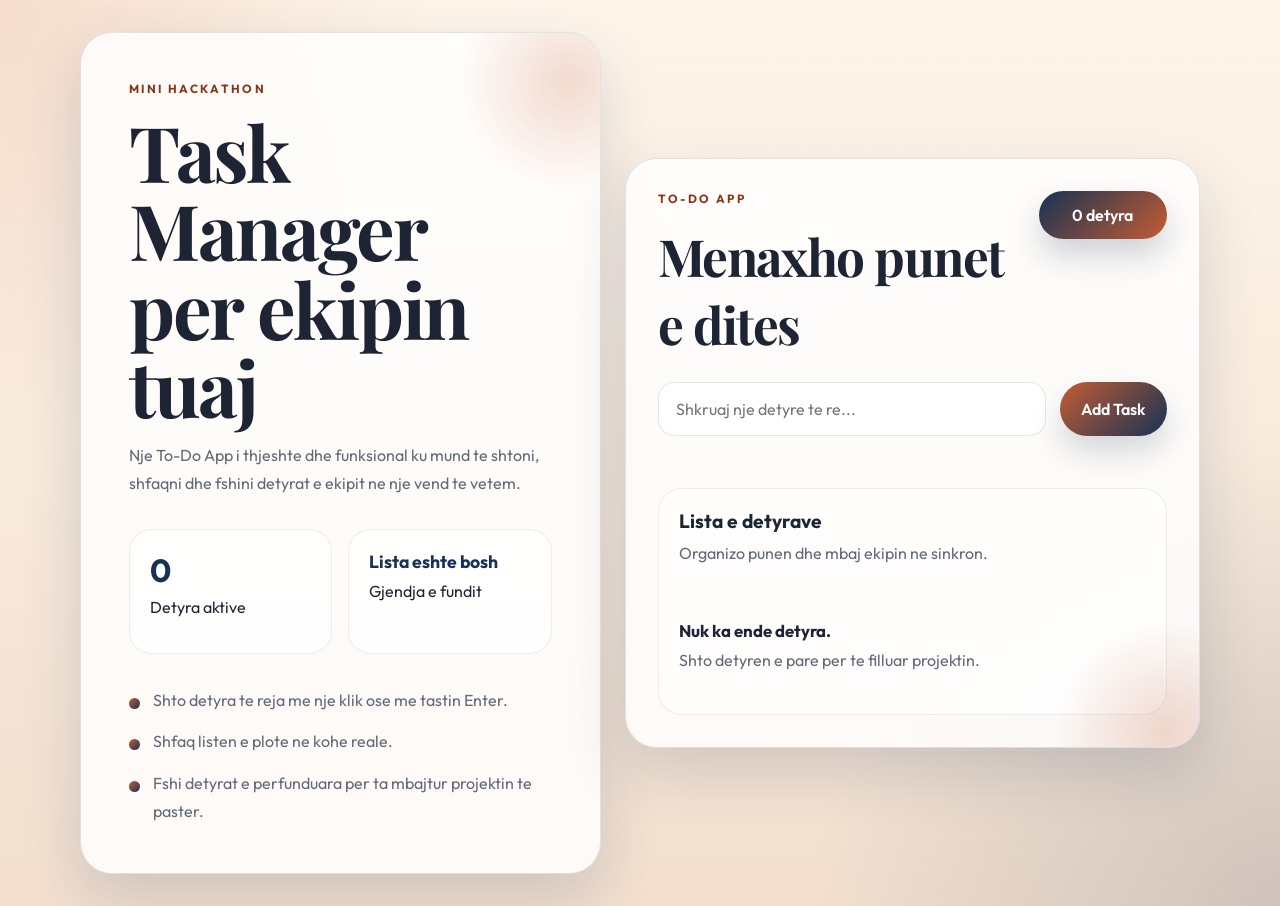
<file: index.html>
<!DOCTYPE html>
<html lang="sq">
<head>
    <meta charset="UTF-8">
    <meta name="viewport" content="width=device-width, initial-scale=1.0">
    <title>Task Manager | Mini Hackathon</title>
    <link rel="preconnect" href="https://fonts.googleapis.com">
    <link rel="preconnect" href="https://fonts.gstatic.com" crossorigin>
    <link href="https://fonts.googleapis.com/css2?family=Outfit:wght@400;500;600;700&family=Playfair+Display:wght@600;700&display=swap" rel="stylesheet">
    <link rel="stylesheet" href="style.css">
</head>
<body>
    <main class="page-shell">
        <section class="intro-panel">
            <p class="eyebrow">Mini Hackathon</p>
            <h1>Task Manager per ekipin tuaj</h1>
            <p class="intro-copy">
                Nje To-Do App i thjeshte dhe funksional ku mund te shtoni, shfaqni dhe fshini
                detyrat e ekipit ne nje vend te vetem.
            </p>

            <div class="info-grid">
                <article class="info-card">
                    <span class="info-number" data-total-tasks>0</span>
                    <p>Detyra aktive</p>
                </article>
                <article class="info-card">
                    <span class="info-number info-status" data-last-update>Lista eshte bosh</span>
                    <p>Gjendja e fundit</p>
                </article>
            </div>

            <ul class="feature-list">
                <li>Shto detyra te reja me nje klik ose me tastin Enter.</li>
                <li>Shfaq listen e plote ne kohe reale.</li>
                <li>Fshi detyrat e perfunduara per ta mbajtur projektin te paster.</li>
            </ul>
        </section>

        <section class="task-panel">
            <div class="panel-header">
                <div>
                    <p class="panel-kicker">To-Do App</p>
                    <h2>Menaxho punet e dites</h2>
                </div>
                <span class="task-badge" data-task-badge>0 detyra</span>
            </div>

            <form id="task-form" class="task-form">
                <label class="sr-only" for="task-input">Shkruaj detyren</label>
                <input
                    id="task-input"
                    type="text"
                    name="task"
                    maxlength="120"
                    placeholder="Shkruaj nje detyre te re..."
                    autocomplete="off"
                >
                <button type="submit">Add Task</button>
            </form>

            <p class="form-message" data-form-message aria-live="polite"></p>

            <div class="task-board">
                <div class="task-board-header">
                    <div>
                        <h3>Lista e detyrave</h3>
                        <p>Organizo punen dhe mbaj ekipin ne sinkron.</p>
                    </div>
                </div>

                <ul id="task-list" class="task-list" aria-live="polite"></ul>

                <div class="empty-state" data-empty-state>
                    <strong>Nuk ka ende detyra.</strong>
                    <p>Shto detyren e pare per te filluar projektin.</p>
                </div>
            </div>
        </section>
    </main>

    <script src="script.js"></script>
</body>
</html>
</file>
<file: style.css>
* {
    box-sizing: border-box;
}

:root {
    --bg-top: #fef6eb;
    --bg-bottom: #f2dfcf;
    --surface: rgba(255, 255, 255, 0.82);
    --surface-strong: #fffdf9;
    --text: #1d2433;
    --muted: #616a79;
    --line: rgba(29, 36, 51, 0.12);
    --accent: #c45c34;
    --accent-dark: #8a3417;
    --accent-soft: rgba(196, 92, 52, 0.12);
    --navy: #173254;
    --shadow: 0 24px 60px rgba(23, 50, 84, 0.16);
}

html {
    scroll-behavior: smooth;
}

body {
    margin: 0;
    min-height: 100vh;
    font-family: "Outfit", sans-serif;
    color: var(--text);
    background:
        radial-gradient(circle at top left, rgba(196, 92, 52, 0.16), transparent 28%),
        radial-gradient(circle at bottom right, rgba(23, 50, 84, 0.16), transparent 30%),
        linear-gradient(180deg, var(--bg-top) 0%, var(--bg-bottom) 100%);
}

body::before {
    content: "";
    position: fixed;
    inset: 0;
    pointer-events: none;
    background-image:
        linear-gradient(rgba(255, 255, 255, 0.1) 1px, transparent 1px),
        linear-gradient(90deg, rgba(255, 255, 255, 0.1) 1px, transparent 1px);
    background-size: 32px 32px;
    mask-image: linear-gradient(180deg, rgba(0, 0, 0, 0.5), transparent 85%);
}

h1,
h2,
h3,
p {
    margin-top: 0;
}

button,
input {
    font: inherit;
}

button {
    cursor: pointer;
}

button:focus-visible,
input:focus-visible {
    outline: 3px solid rgba(196, 92, 52, 0.3);
    outline-offset: 3px;
}

.page-shell {
    width: min(1120px, calc(100% - 2rem));
    margin: 0 auto;
    min-height: 100vh;
    display: grid;
    grid-template-columns: 0.95fr 1.05fr;
    gap: 1.5rem;
    align-items: center;
    padding: 2rem 0;
}

.intro-panel,
.task-panel {
    position: relative;
    overflow: hidden;
    border: 1px solid var(--line);
    border-radius: 2rem;
    background: var(--surface);
    backdrop-filter: blur(18px);
    box-shadow: var(--shadow);
}

.intro-panel {
    padding: 3rem;
}

.task-panel {
    padding: 2rem;
}

.intro-panel::after,
.task-panel::after {
    content: "";
    position: absolute;
    width: 14rem;
    height: 14rem;
    border-radius: 50%;
    background: radial-gradient(circle, rgba(196, 92, 52, 0.22), transparent 70%);
    pointer-events: none;
}

.intro-panel::after {
    top: -4rem;
    right: -5rem;
}

.task-panel::after {
    right: -5rem;
    bottom: -6rem;
}

.eyebrow,
.panel-kicker {
    margin-bottom: 1rem;
    text-transform: uppercase;
    letter-spacing: 0.2em;
    font-size: 0.74rem;
    font-weight: 700;
    color: var(--accent-dark);
}

.intro-panel h1,
.panel-header h2 {
    font-family: "Playfair Display", serif;
    letter-spacing: -0.03em;
}

.intro-panel h1 {
    font-size: clamp(2.8rem, 6vw, 4.9rem);
    line-height: 1.02;
    max-width: 10ch;
    margin-bottom: 1rem;
}

.intro-copy,
.task-board-header p,
.feature-list li,
.task-meta,
.empty-state p {
    color: var(--muted);
    line-height: 1.75;
}

.info-grid {
    display: grid;
    grid-template-columns: repeat(2, minmax(0, 1fr));
    gap: 1rem;
    margin: 2rem 0;
}

.info-card {
    padding: 1.25rem;
    border-radius: 1.4rem;
    background: rgba(255, 255, 255, 0.8);
    border: 1px solid rgba(29, 36, 51, 0.08);
}

.info-number {
    display: block;
    margin-bottom: 0.4rem;
    font-size: 2rem;
    font-weight: 700;
    color: var(--navy);
}

.info-status {
    font-size: 1.1rem;
    line-height: 1.4;
}

.feature-list {
    margin: 0;
    padding: 0;
    list-style: none;
    display: grid;
    gap: 0.85rem;
}

.feature-list li {
    position: relative;
    padding-left: 1.5rem;
}

.feature-list li::before {
    content: "";
    position: absolute;
    left: 0;
    top: 0.75rem;
    width: 0.7rem;
    height: 0.7rem;
    border-radius: 50%;
    background: linear-gradient(135deg, var(--accent), var(--navy));
}

.panel-header,
.task-board-header,
.task-row {
    display: flex;
    align-items: flex-start;
    justify-content: space-between;
    gap: 1rem;
}

.panel-header {
    margin-bottom: 1.5rem;
}

.panel-header h2 {
    margin: 0;
    font-size: clamp(2rem, 4vw, 3.2rem);
}

.task-badge {
    display: inline-flex;
    align-items: center;
    justify-content: center;
    min-width: 8rem;
    padding: 0.85rem 1rem;
    border-radius: 999px;
    background: linear-gradient(135deg, var(--navy), var(--accent));
    color: white;
    font-weight: 600;
    box-shadow: 0 16px 32px rgba(23, 50, 84, 0.22);
}

.task-form {
    display: grid;
    grid-template-columns: minmax(0, 1fr) auto;
    gap: 0.85rem;
    margin-bottom: 0.5rem;
}

.task-form input {
    width: 100%;
    padding: 1rem 1.1rem;
    border-radius: 1rem;
    border: 1px solid rgba(23, 50, 84, 0.12);
    background: rgba(255, 255, 255, 0.92);
    color: var(--text);
}

.task-form button,
.delete-button {
    border: 0;
    border-radius: 999px;
    transition: transform 180ms ease, box-shadow 180ms ease, background 180ms ease;
}

.task-form button {
    padding: 1rem 1.35rem;
    font-weight: 600;
    color: white;
    background: linear-gradient(135deg, var(--accent), var(--navy));
    box-shadow: 0 16px 30px rgba(23, 50, 84, 0.18);
}

.task-form button:hover,
.delete-button:hover {
    transform: translateY(-2px);
}

.form-message {
    min-height: 1.5rem;
    margin: 0 0 1.25rem;
    font-size: 0.95rem;
}

.form-message.is-error {
    color: #a12d2d;
}

.form-message.is-success {
    color: #1f6a3a;
}

.task-board {
    padding: 1.25rem;
    border-radius: 1.5rem;
    background: rgba(255, 255, 255, 0.72);
    border: 1px solid rgba(29, 36, 51, 0.08);
}

.task-board-header {
    margin-bottom: 1rem;
}

.task-board-header h3 {
    margin-bottom: 0.35rem;
    font-size: 1.2rem;
}

.task-list {
    list-style: none;
    margin: 0;
    padding: 0;
    display: grid;
    gap: 0.85rem;
}

.task-item {
    padding: 1rem 1.05rem;
    border-radius: 1.2rem;
    background: var(--surface-strong);
    border: 1px solid rgba(23, 50, 84, 0.1);
}

.task-title {
    margin: 0 0 0.35rem;
    font-size: 1.05rem;
    font-weight: 600;
    word-break: break-word;
}

.task-meta {
    margin: 0;
    font-size: 0.9rem;
}

.delete-button {
    flex: 0 0 auto;
    padding: 0.78rem 1rem;
    font-weight: 600;
    background: var(--accent-soft);
    color: var(--accent-dark);
}

.empty-state {
    display: grid;
    gap: 0.35rem;
    justify-items: start;
    padding: 1.3rem 0 0.2rem;
}

.empty-state strong {
    font-size: 1.05rem;
}

.empty-state.is-hidden {
    display: none;
}

.sr-only {
    position: absolute;
    width: 1px;
    height: 1px;
    padding: 0;
    margin: -1px;
    overflow: hidden;
    clip: rect(0, 0, 0, 0);
    white-space: nowrap;
    border: 0;
}

@media (max-width: 960px) {
    .page-shell {
        grid-template-columns: 1fr;
        padding: 1.5rem 0;
    }

    .intro-panel h1 {
        max-width: none;
    }
}

@media (max-width: 640px) {
    .page-shell {
        width: min(100% - 1rem, 1120px);
    }

    .intro-panel,
    .task-panel {
        padding: 1.35rem;
        border-radius: 1.5rem;
    }

    .info-grid,
    .task-form {
        grid-template-columns: 1fr;
    }

    .panel-header,
    .task-board-header,
    .task-row {
        flex-direction: column;
        align-items: flex-start;
    }

    .task-badge,
    .delete-button,
    .task-form button {
        width: 100%;
    }
}

@media (prefers-reduced-motion: reduce) {
    html {
        scroll-behavior: auto;
    }

    *,
    *::before,
    *::after {
        animation-duration: 0.01ms !important;
        animation-iteration-count: 1 !important;
        transition-duration: 0.01ms !important;
    }
}
</file>
